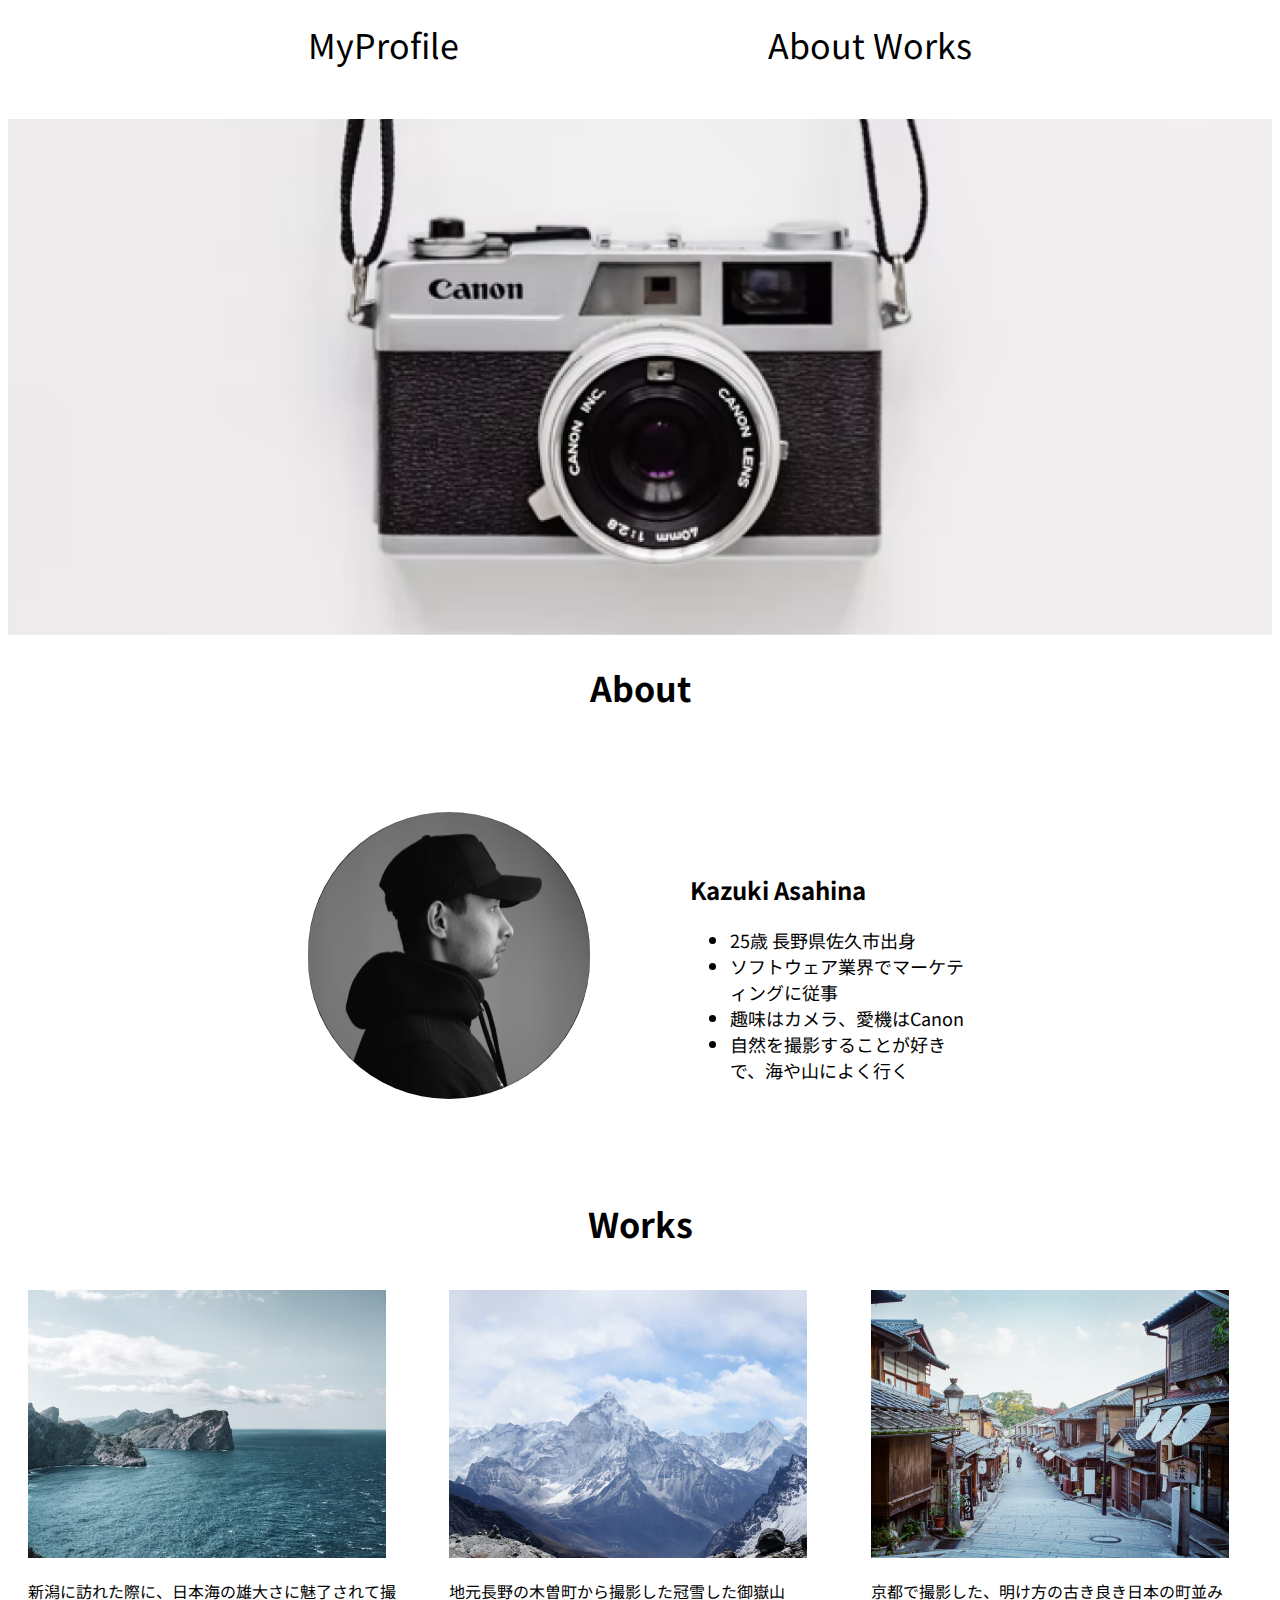
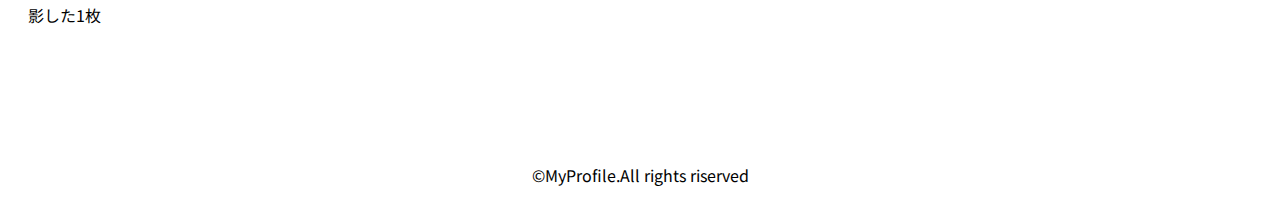
<file: kadai_001/index.html>
<!DOCTYPE html>
<html lang="en">

<head>
  <meta charset="UTF-8">
  <meta name="viewport" content="width=device-width, initial-scale=1.0">
  <title>Document</title>
  <link rel="stylesheet" href="css/style.css">
  <link rel="preconnect" href="https://fonts.googleapis.com">
  <link rel="preconnect" href="https://fonts.gstatic.com" crossorigin>
  <link href="https://fonts.googleapis.com/css2?family=Noto+Sans+JP&display=swap" rel="stylesheet">
</head>

<body>
  <!-- ーーーーーーーーーー
         ヘッダー
  ーーーーーーーーーー -->
  <header>
    <nav id="nav-pc">
      <a href="index.html#profile">MyProfile</a>
      <a href="index.html#works">About Works</a>
    </nav>
  </header>
  <!-- ーーーーーーーーーー
         メイン
  ーーーーーーーーーー -->
  <main>
    <!-- メイン画像 -->
    <img id="main-visual" src="images/MainVisual.png" alt="カメラの画像">

    <!-- プロフィール -->
    <section id="profile">
    <h1 class="index-h1">About</h1>
    <div id="main-profile">
      <img id="about" src="images/about.png" alt="自分の画像">
      <ul id="sub-profile">
        <h2>Kazuki Asahina</h2>
        <li>25歳 長野県佐久市出身</li>
        <li>ソフトウェア業界でマーケティングに従事</li>
        <li>趣味はカメラ、愛機はCanon</li>
        <li>自然を撮影することが好きで、海や山によく行く</li>
      </ul>
    </div>
    </section><!-- プロフィール終わり -->

    <!-- Work -->
     <section id="works">
      <h1 class="index-h1">Works</h1>
      <div id="gallery">
        <div>
          <img class="photo" src="images/works1.png" alt="海の画像">
          <p>新潟に訪れた際に、日本海の雄大さに魅了されて撮影した1枚</p>
        </div>
        <div>
          <img class="photo" src="images/works2.png" alt="山の画像">
          <p>地元長野の木曽町から撮影した冠雪した御嶽山</p>
        </div>
        <div>
          <img class="photo" src="images/works3.png" alt="街の画像">
          <p>京都で撮影した、明け方の古き良き日本の町並み</p>
        </div>
      </div>
     </section><!-- Work終わり -->
  </main>

    <!-- ーーーーーーーーーー
         フッター
  ーーーーーーーーーー -->
  <footer>
    <p>&copy;MyProfile.All rights riserved</p>
  </footer>
</body>
</html>
</file>
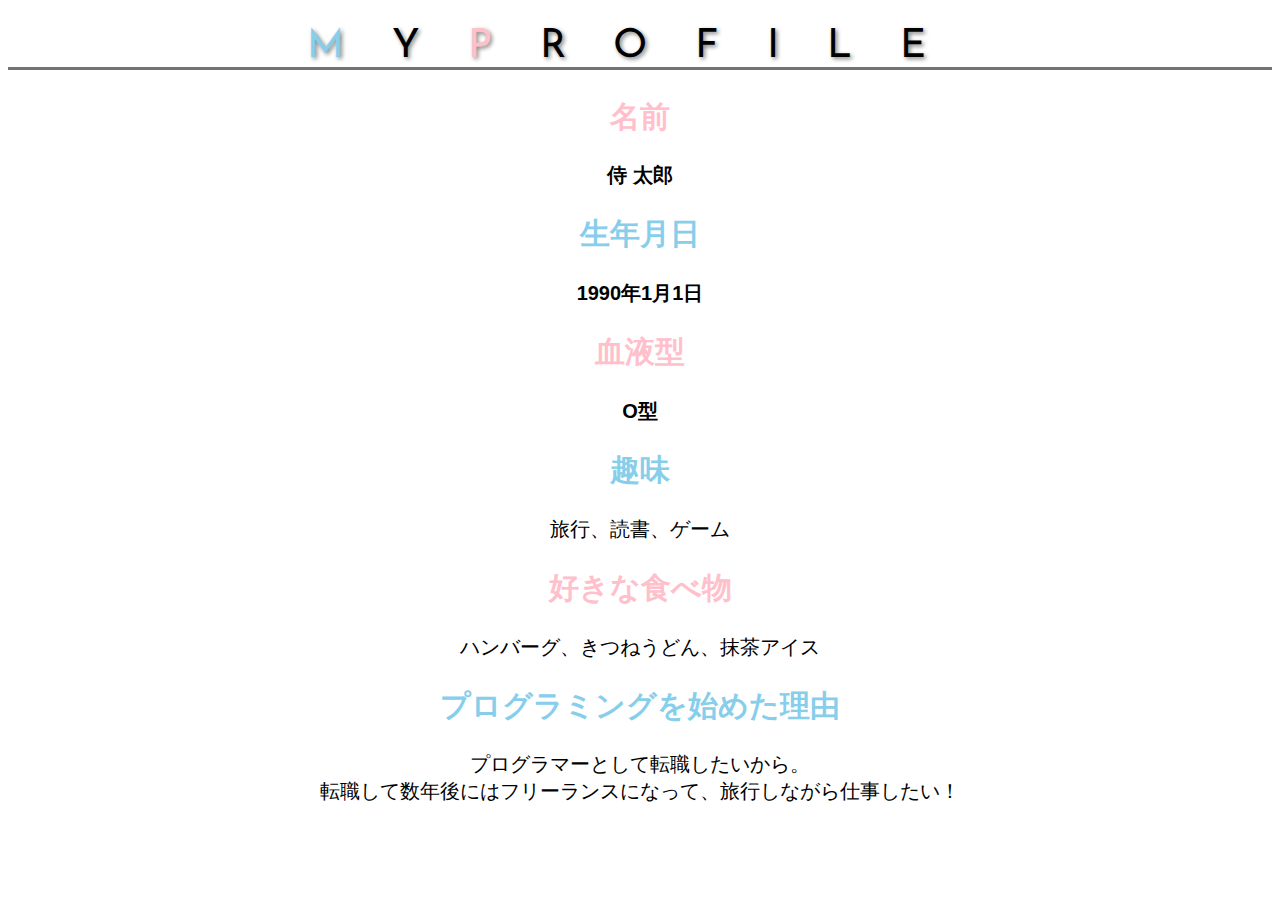
<file: kadai_015/kadai_015.html>
<!DOCTYPE html>
<html lang="en">
<head>
  <meta charset="UTF-8">
  <meta name="viewport" content="width=device-width, initial-scale=1.0">
  <title>15章課題</title>
  <meta name="description" content="このページは15章の課題です。">
  <link rel="stylesheet" href="style.css">
  <link rel="preconnect" href="https://fonts.googleapis.com">
<link rel="preconnect" href="https://fonts.gstatic.com" crossorigin>
<link href="https://fonts.googleapis.com/css2?family=Josefin+Sans:ital@0;1&display=swap" rel="stylesheet">
</head>

<body>
  <h1 class="josefin-sans"><span class="blue">M</span>Y<span class="pink">P</span>ROFILE</h1>

  <div id="basic">
    <h2 class="pink">名前</h2>
    <p>侍 太郎</p>
    <h2 class="blue">生年月日</h2>
    <p>1990年1月1日</p>
    <h2 class="pink">血液型</h2>
    <p>O型</p>  
  </div>

  <h2 class="blue">趣味</h2>
  <p>旅行、読書、ゲーム</p>
  <h2 class="pink">好きな食べ物</h2>
  <p>ハンバーグ、きつねうどん、抹茶アイス</p>
  <h2 class="blue">プログラミングを始めた理由</h2>
  <p>プログラマーとして転職したいから。<br>転職して数年後にはフリーランスになって、旅行しながら仕事したい！</p>
</body>

</html>
</file>
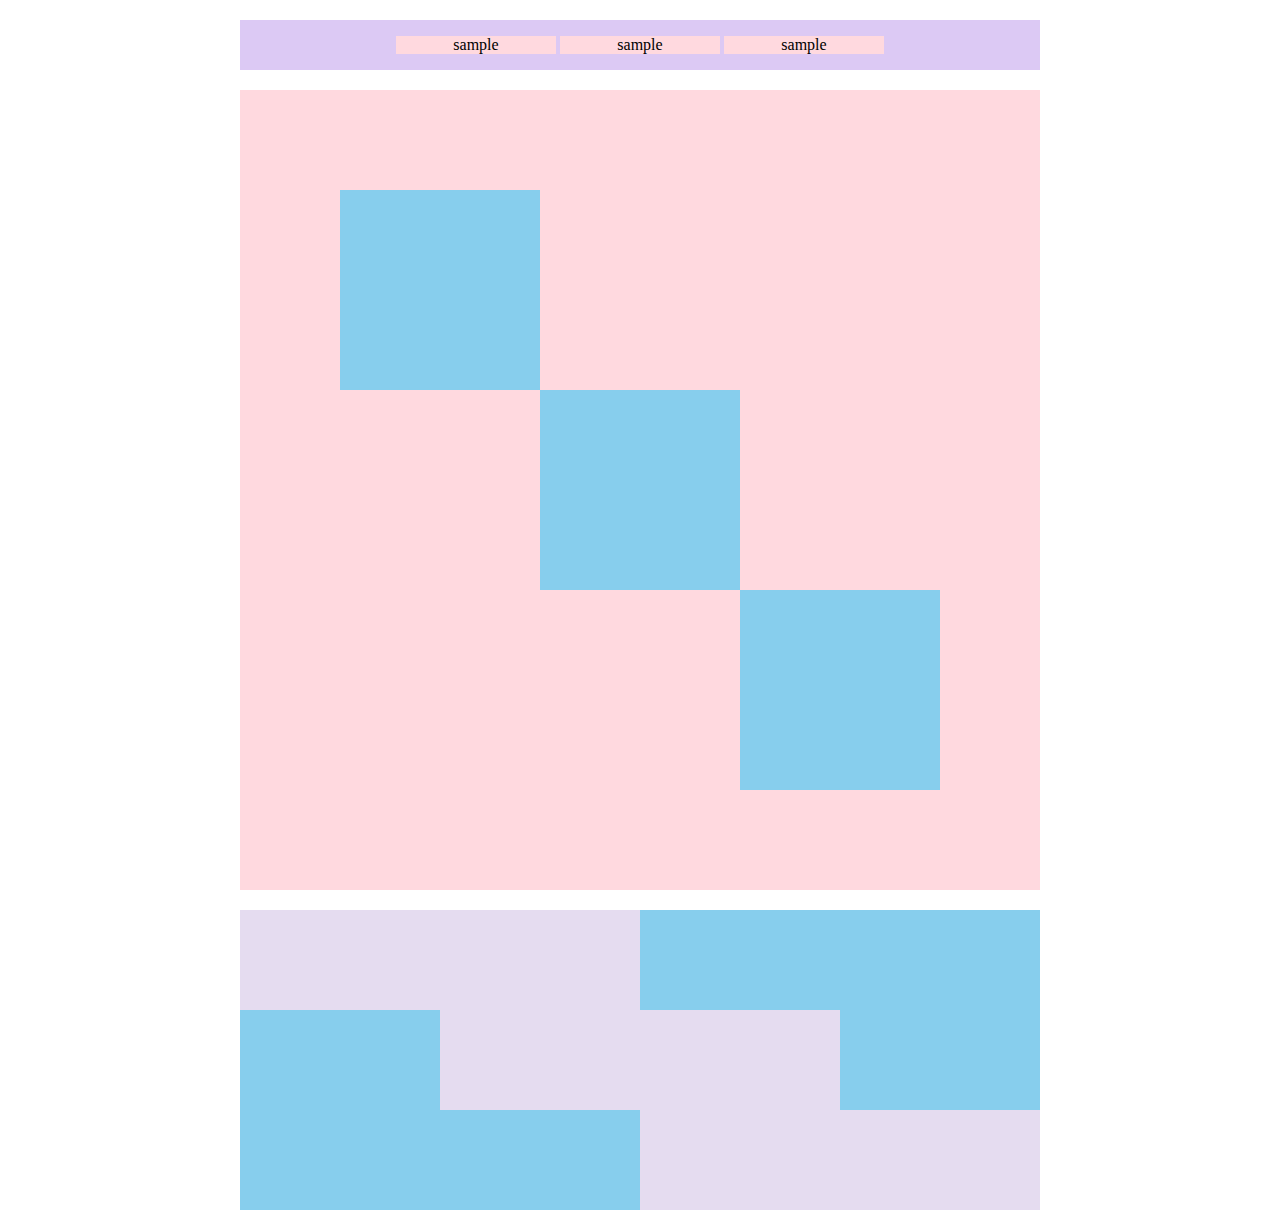
<file: kadai_018/kadai_018.html>
<!DOCTYPE html>
<html lang="en">
<head>
  <meta charset="UTF-8">
  <meta name="viewport" content="width=device-width, initial-scale=1.0">
  <title>18章課題</title>
  <meta name="description" content="このページは18章の課題です。">
  <link rel="stylesheet" href="style.css">

</head>

<body>

  <div id="top">
    <p class="top-child">sample</p>
    <p class="top-child">sample</p>
    <p class="top-child">sample</p>
  </div>

  <div id="middle">
    <div id="middle-child01"></div>
    <div id="middle-child02"></div>
    <div id="middle-child03"></div>  
  </div>
  
  <div id="bottom">
    <div id="bottom-child01"></div>
    <div id="bottom-child02"></div>
    <div id="bottom-child03"></div>
  </div>

</body>

</html>
</file>
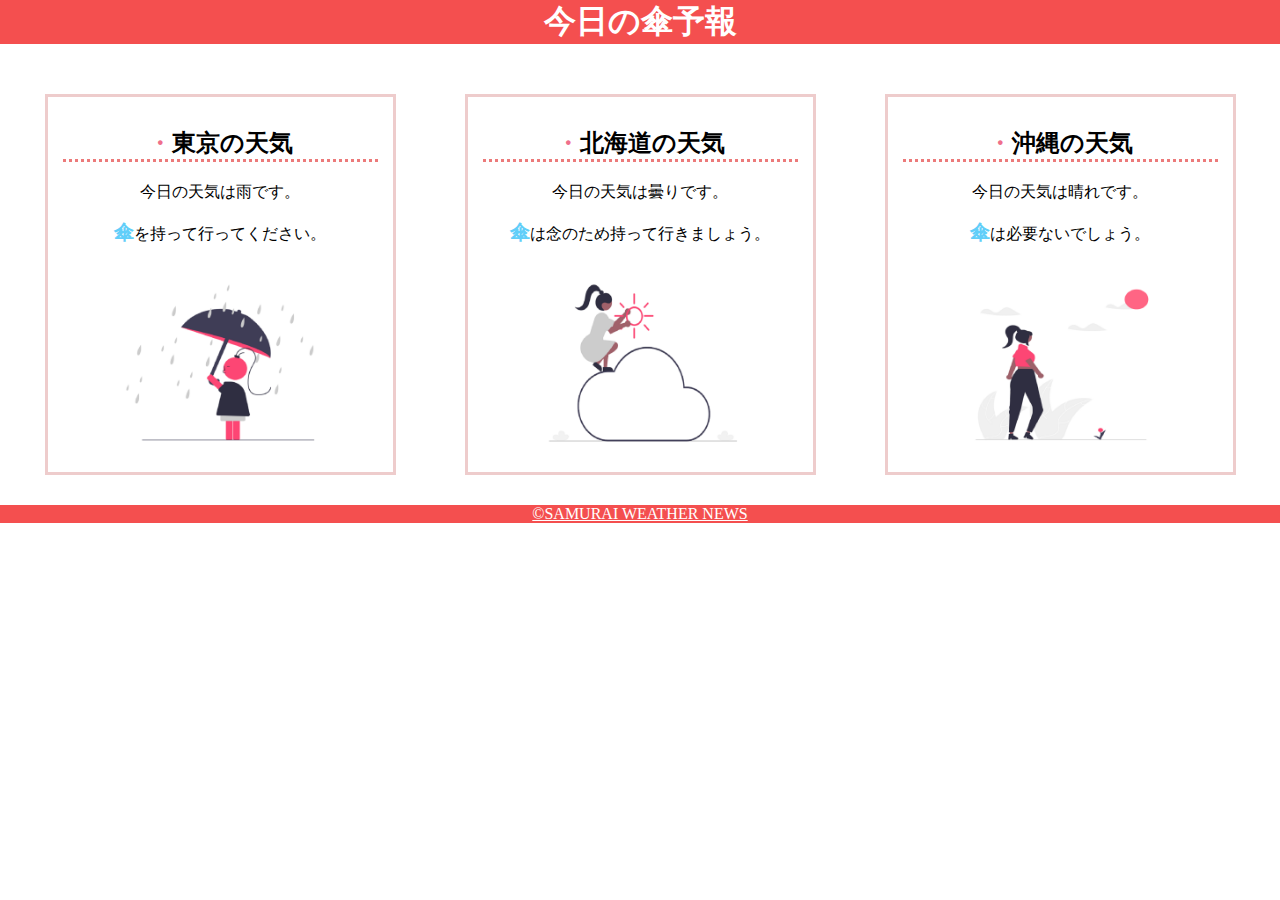
<file: kadai_022/kadai_022.html>
<!DOCTYPE html>
<html lang="en">

<head>

  <meta charset="UTF-8">
  <meta name="viewport" content="width=device-width, initial-scale=1.0">
  <title>22章課題</title>
  <meta name="description" content="このページは22章の課題です。">
  <link rel="stylesheet" href="style.css">

</head>

<body>

  <header>
    <h1>
      今日の傘予報
    </h1>
  </header>

  <main>
    <div id="parent">

      <div class="contents">
        <h2>東京の天気</h2>
        <p>今日の天気は雨です。</p>
        <p>傘を持って行ってください。</p>
        <img src="./images/rainy.png" alt="">
      </div>

      <div class="contents">
        <h2>北海道の天気</h2>
        <p>今日の天気は曇りです。</p>
        <p>傘は念のため持って行きましょう。</p>
        <img src="./images/cloudy.png" alt="">
      </div>

      <div class="contents">
        <h2>沖縄の天気</h2>
        <p>今日の天気は晴れです。</p>
        <p>傘は必要ないでしょう。</p>
        <img src="./images/sunny.png" alt="">
      </div>

    </div>
  </main>

  <footer>
    <a href="https://www.sejuku.net/corp/">&copy;SAMURAI WEATHER NEWS</a>
  </footer>

</body>

</html>
</file>
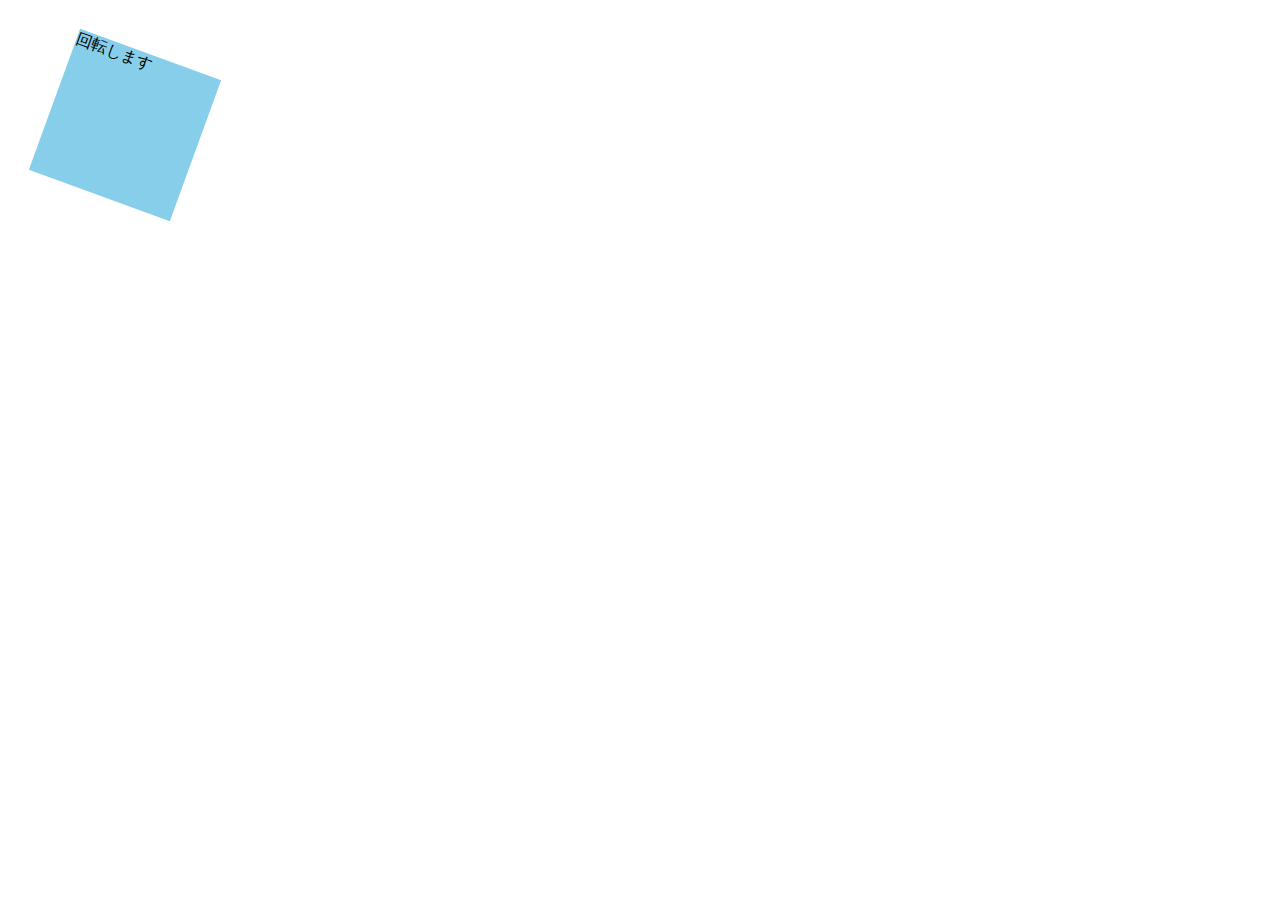
<file: kadai_mdn_css/mdn.html>
<!DOCTYPE html>
<html>

<head>
    <style >
        div {
            transform: rotateZ(20deg);
            position: absolute;
            left: 50px;
            top: 50px;
            width: 150px;
            height: 150px;
            background-color: skyblue;
        }
    </style>
</head>

<body>
    <div>
        回転します
    </div>

</body>

</html>
</file>
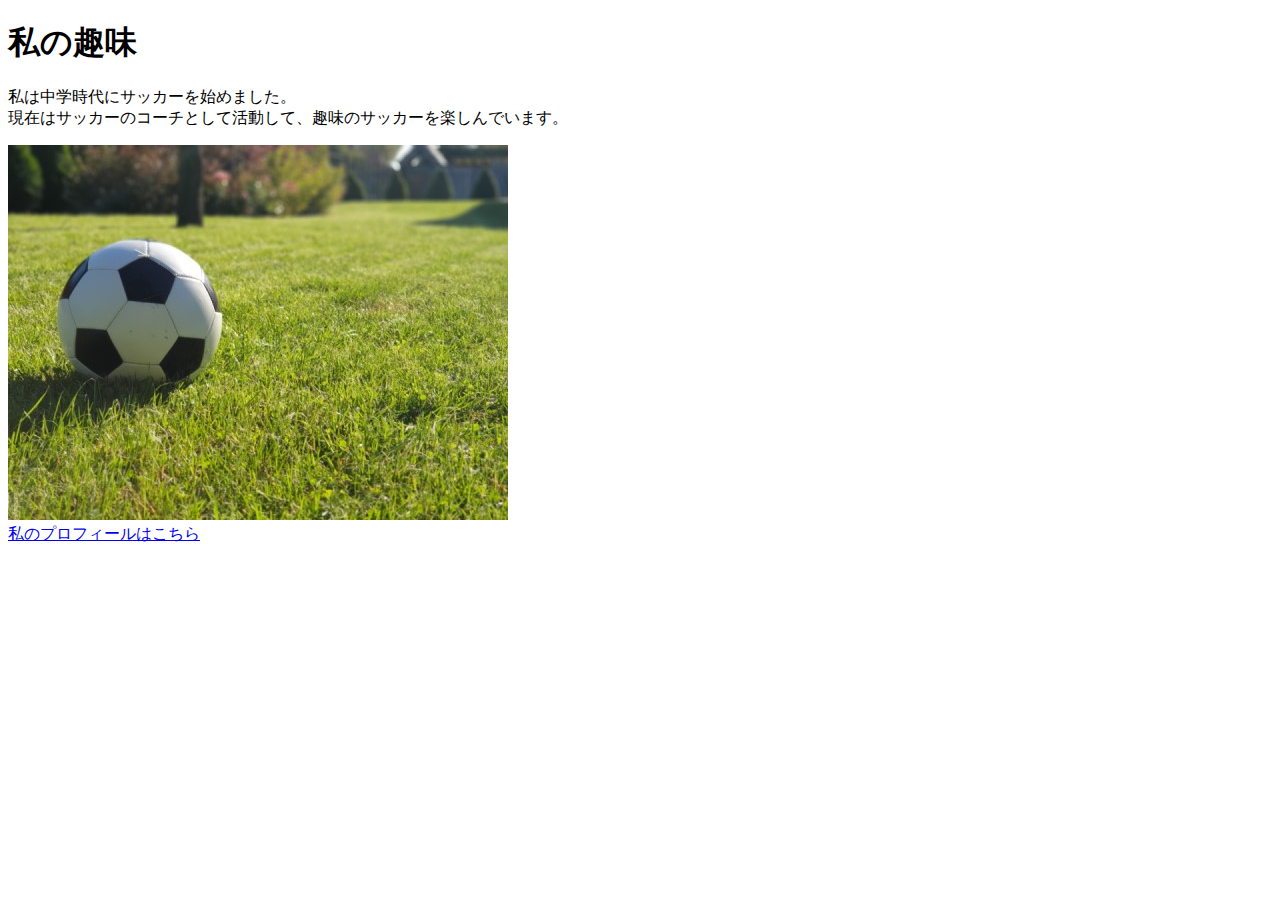
<file: kadai_005/html/kadai_005.html>
<!DOCTYPE html>
<html>
<head>
  <title>5章課題</title>
  <meta name="description" content="このページは5章の課題です。">
  <meta charset="UTF-8">
</head>
<body>
  <h1>私の趣味</h1>
  <p>私は中学時代にサッカーを始めました。<br>
  現在はサッカーのコーチとして活動して、趣味のサッカーを楽しんでいます。</p>

  <img src="../images/sample.jpg" alt="写真"><br>
  <a href="https://x.com/samuraijuku">私のプロフィールはこちら</a>
</body>
</html>
</file>
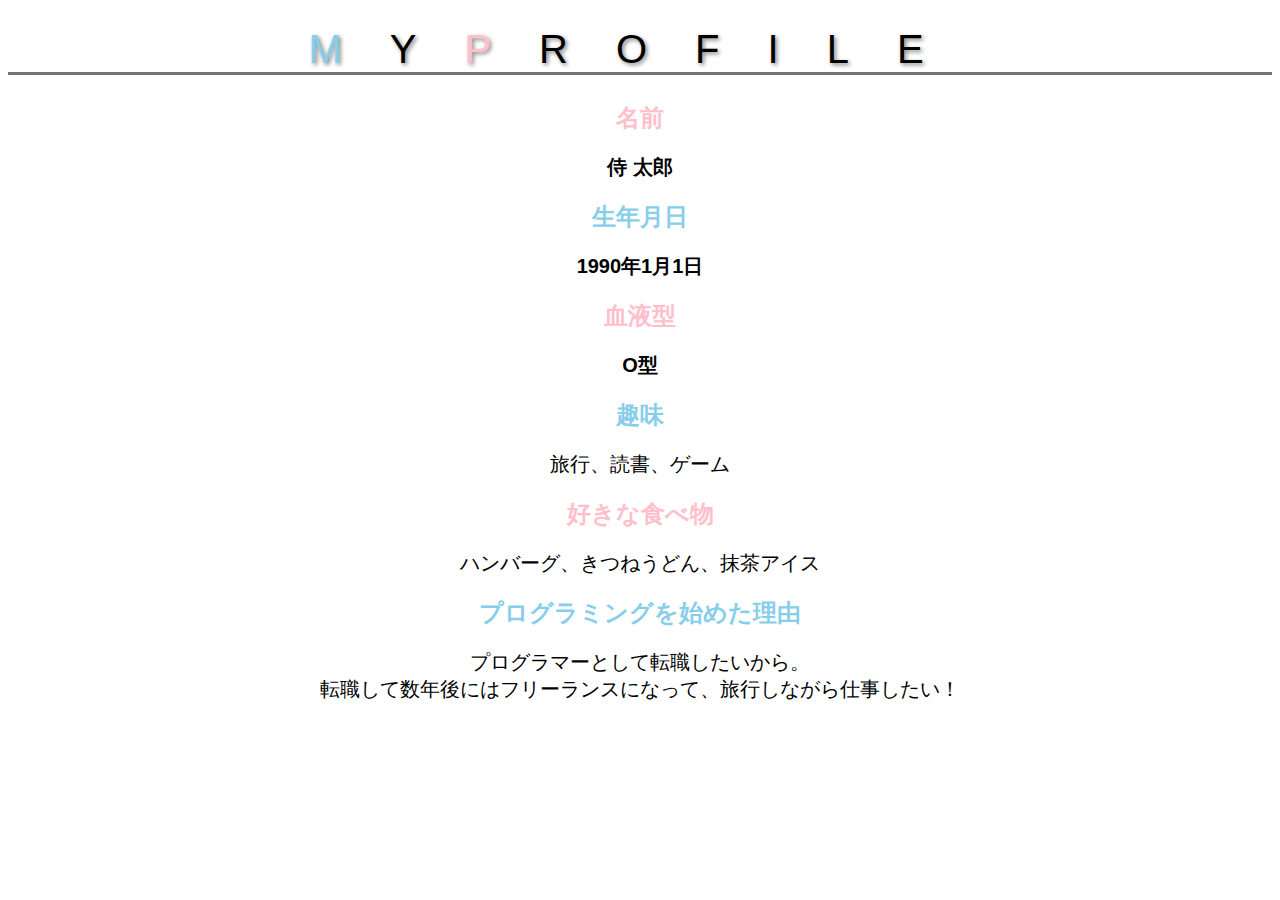
<file: kadai_008/kadai_015/kadai_015.html>
<!DOCTYPE html>
<html lang="en">
<head>
  <meta charset="UTF-8">
  <meta name="viewport" content="width=device-width, initial-scale=1.0">
  <title>15章課題</title>
  <meta name="description" content="このページは15章の課題です。">
  <link rel="stylesheet" href="style.css">
</head>

<body>
  <h1 class="josefin-sans"><span class="blue">M</span>Y<span class="pink">P</span>ROFILE</h1>

  <div id="basic">
    <h2 class="pink">名前</h2>
    <p>侍 太郎</p>
    <h2 class="blue">生年月日</h2>
    <p>1990年1月1日</p>
    <h2 class="pink">血液型</h2>
    <p>O型</p>  
  </div>

  <h2 class="blue">趣味</h2>
  <p>旅行、読書、ゲーム</p>
  <h2 class="pink">好きな食べ物</h2>
  <p>ハンバーグ、きつねうどん、抹茶アイス</p>
  <h2 class="blue">プログラミングを始めた理由</h2>
  <p>プログラマーとして転職したいから。<br>転職して数年後にはフリーランスになって、旅行しながら仕事したい！</p>
</body>

</html>
</file>
<file: kadai_001/css/style.css>
/* 文字フォント */
body{
  font-family: "Noto Sans JP", sans-serif;
  font-optical-sizing: auto;
  font-weight: 400;
  font-style: normal;
}

/* ヘッダー部分の編集 */
#nav-pc{
  font-size: 34px;
  display: flex;
  justify-content: space-between;
  margin: 20px 300px 50px 300px;
}

#nav-pc > a{
  text-decoration: none;
  color: #000000;
}

#nav-pc > a:hover{
  text-decoration: solid;
  border: #000000 solid 2px;
}

/* メイン画像 */
#main-visual{
  width: 100%;
}

/* プロフィール */
.index-h1{
  text-align: center;
  font-size: 34px;
}

#profile > div{
  display: flex;
  margin: 100px 300px;
}

#about{
  border-radius: 200px;
}

#sub-profile{
  margin-left: 60px;
  margin-top: 40px;
}

#sub-profile > li{
  margin-left: 40px;
  font-size: 18px;
}

#sub-profile > h2{
  font-size: 24px;
}

/* WORK */
#gallery{
  display: flex;
  justify-content: center;
}

#gallery > div{
  width: 400px;
  margin: 20px 20px;
}


footer{
  text-align: center;
  margin-top: 100px;
}
</file>
<file: kadai_015/style.css>
html{
  font-size: 20px;
}

body{
  font-family: Arial, "Mairyo", sans-serif;
  text-align: center;}

.josefin-sans{
  font-family: "Josefin Sans", sans-serif;
  font-optical-sizing: auto;
  font-weight: 400;
  font-style: normal;
}

#basic > p{font-weight: bold;}

h1{
  font-size: 2rem;
  letter-spacing: 1.2em;
  text-shadow: 2px 2px 4px gray;
  border-bottom: solid 3px rgb(115, 115, 114);}

.pink{color: rgb(255, 192, 203)}
.blue{color: skyblue;}
</file>
<file: kadai_018/style.css>
#top{
  width: 800px;
  background-color: #dcc9f4;
  margin: 20px auto;
  text-align: center;
}

.top-child{
  background-color: #ffd9df;
  display: inline-block;
  width: 20%;
}

#middle{
  width: 800px;
  height: 800px;
  margin: 20px auto;
  background-color: #ffd9df;
  position: relative;
}

#middle-child01{
  width: 200px;
  height: 200px;
  background-color: #87ceed;
  position: absolute;
  top: 100px;
  left: 100px;
}

#middle-child02{
  width: 200px;
  height: 200px;
  background-color: #87ceed;
  position: absolute;
  top: 300px;
  left: 300px;
}

#middle-child03{
  width: 200px;
  height: 200px;
  background-color: #87ceed;
  position: absolute;
  top: 500px;
  left: 500px;
}

#bottom{
  width: 800px;
  height: 300px;
  margin: 0 auto;
  background-color: #87ceed;
}

#bottom-child01{
  width: 400px;
  height: 100px;
  background-color: #e5dcf0;
}

#bottom-child02{
  width: 400px;
  height: 100px;
  background-color: #e5dcf0;
  position: relative;
  left: 200px;
}

#bottom-child03{
  width: 400px;
  height: 100px;
  background-color: #e5dcf0;
  position: relative;
  left: 400px;
}
</file>
<file: kadai_022/style.css>
@media screen and (max-width: 768px){
  h2{font-size: 30px;}
  p{font-size: 25px;}
  #parent{display: flex;
          flex-direction: column;}
}

p:nth-of-type(2)::first-letter{
  margin: 0px;
  font-size: 20px;
  color: rgb(97, 206, 249);
  font-weight: bold;
  }

h1{
  margin: 0px;
  color: rgb(255, 255, 255);
  }

body{
  margin: 0px;
  }

header{
  margin: 0px;
  margin-bottom: 20px;
  background-color: rgb(244, 79, 79);
  text-align: center;
}

main{
  padding: 10px;
}

.contents{
  margin: 10px;
  border: solid 3px rgb(238, 204, 204);
  flex-basis: 25%;
  padding: 10px 15px;
  margin: 20px 0px;
  text-align: center;
}

h2{
  border-bottom: dotted 3px rgb(236, 122, 122);
}

h2::before{
  content: "・" ;
  color: rgb(239, 111, 139);
}

#parent{
  display: flex;
  justify-content: space-around;
}

img{
  margin: 10px 0px;
  width: 70%;
}

footer{
  text-align: center;
  background-color: rgb(244, 79, 79);
}

a{
  color: rgb(255, 255, 255);
}

a:visited{
  color: rgb(193, 234, 251)
}

a:hover{
  color: rgb(245, 178, 168);
}
</file>
<file: kadai_008/kadai_015/style.css>
body{
  font-family: Arial, "Mairyo", sans-serif;
  text-align: center;}

.josefin-sans{
  font-family: "Josefin Sans", sans-serif;
  font-optical-sizing: auto;
  font-weight: 400;
  font-style: normal;
}

p{font-size: 20px;}
#basic > p{font-weight: bold;}

h1{
  font-size: 40px;
  letter-spacing: 1.2em;
  text-shadow: 2px 2px 4px gray;
  border-bottom: solid 3px rgb(115, 115, 114);}

.pink{color: rgb(255, 192, 203)}
.blue{color: skyblue;}
</file>
